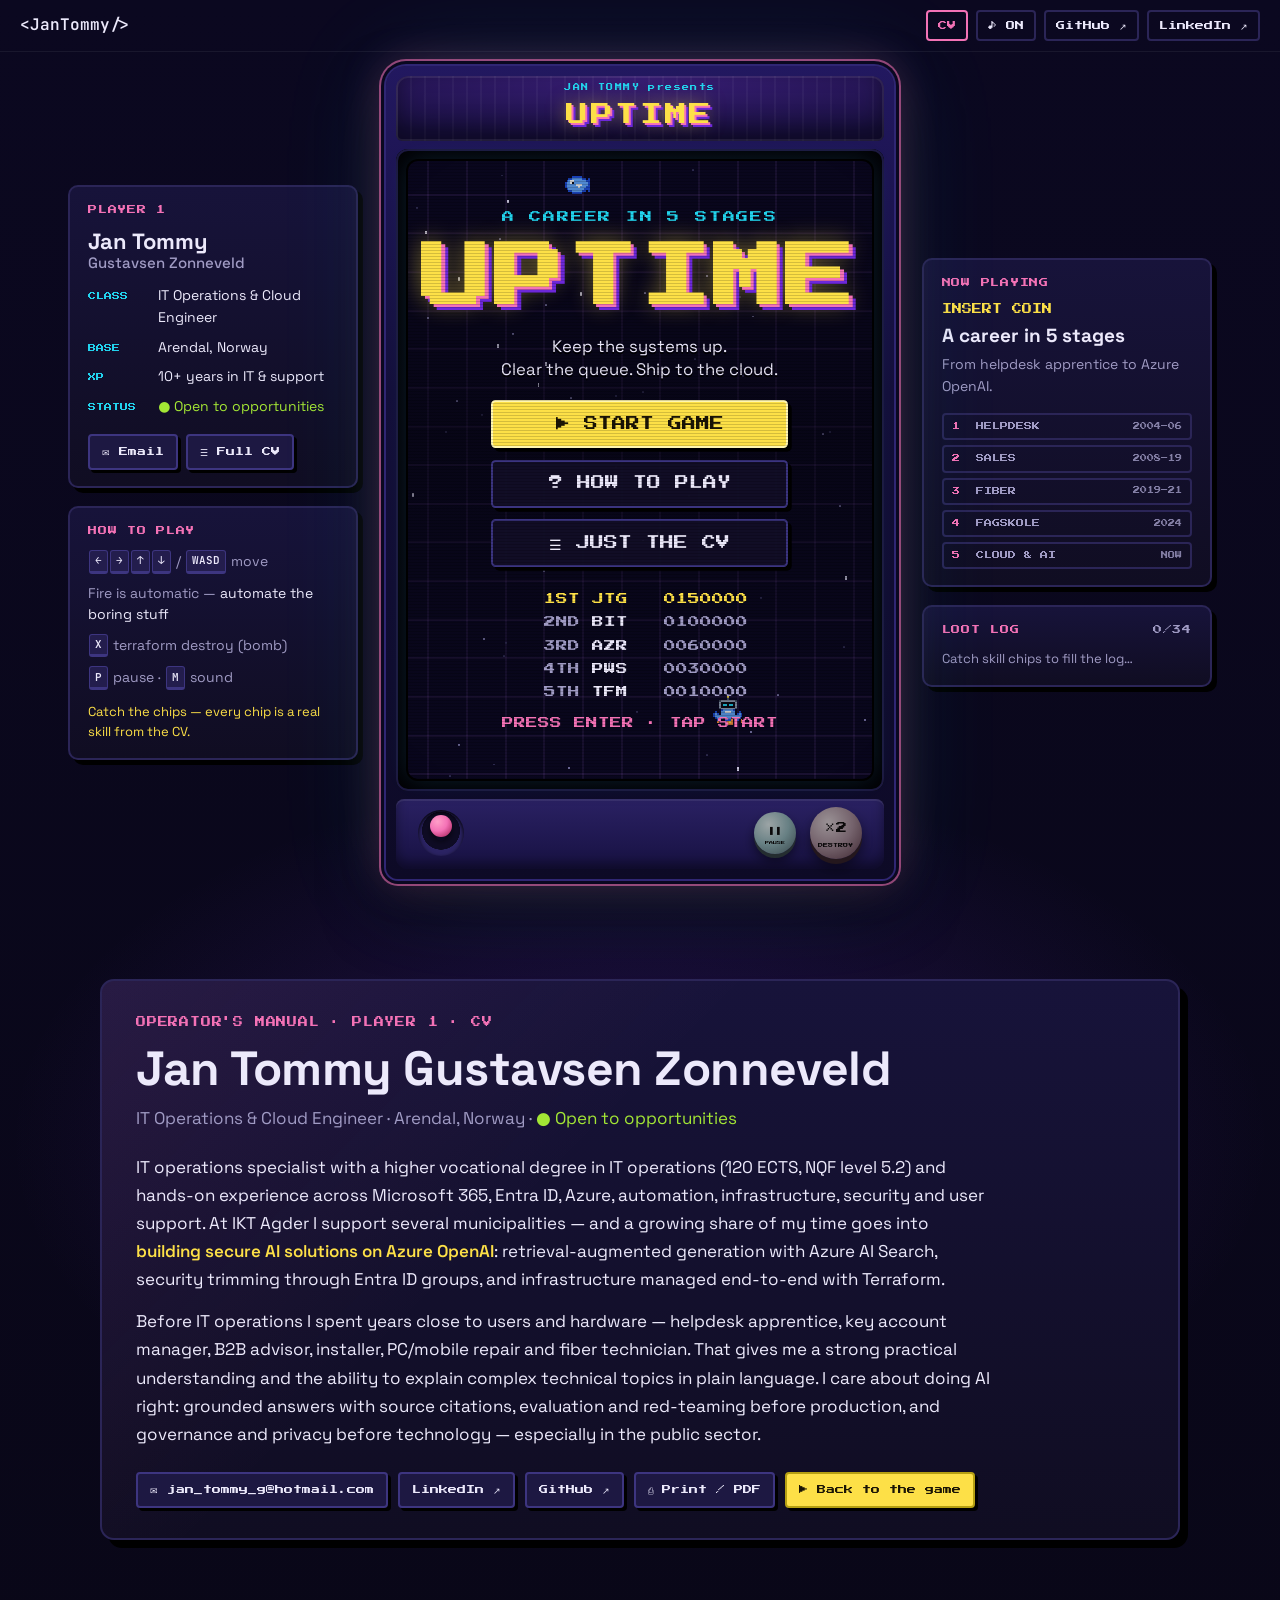
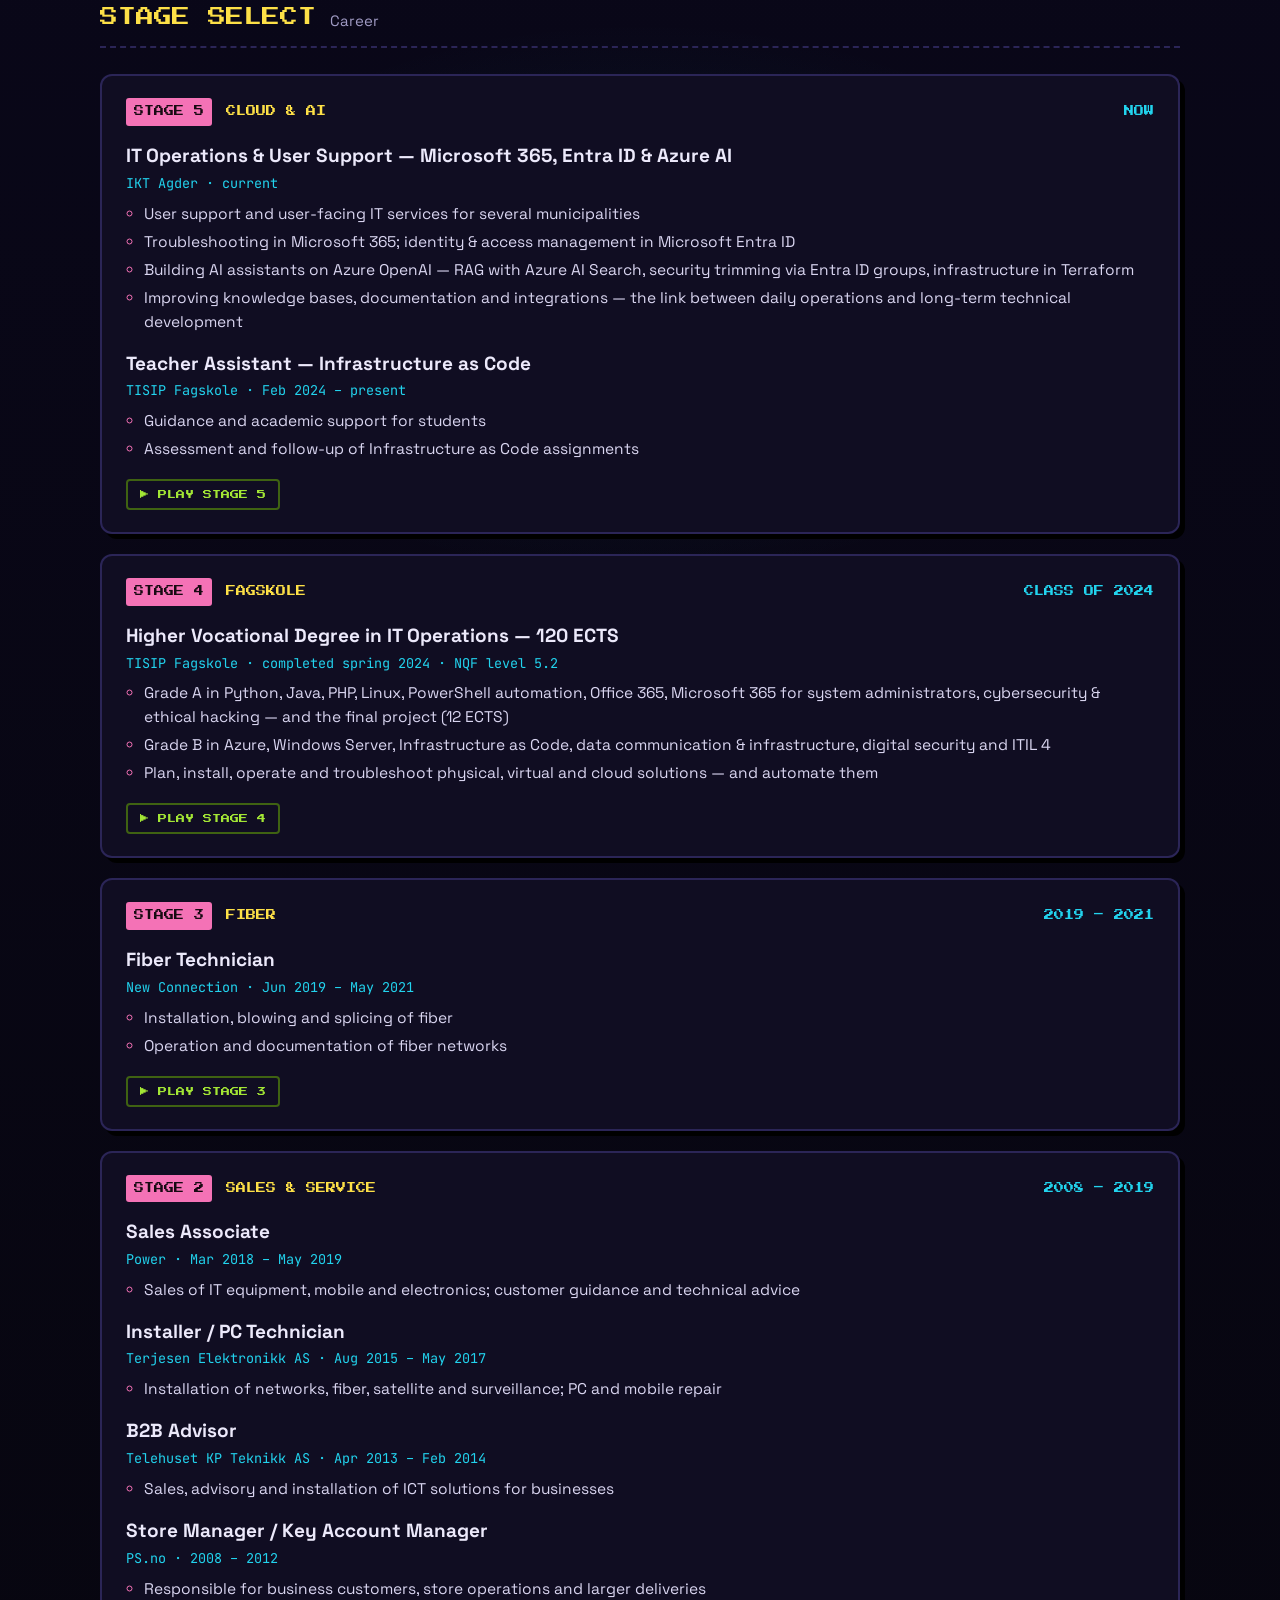
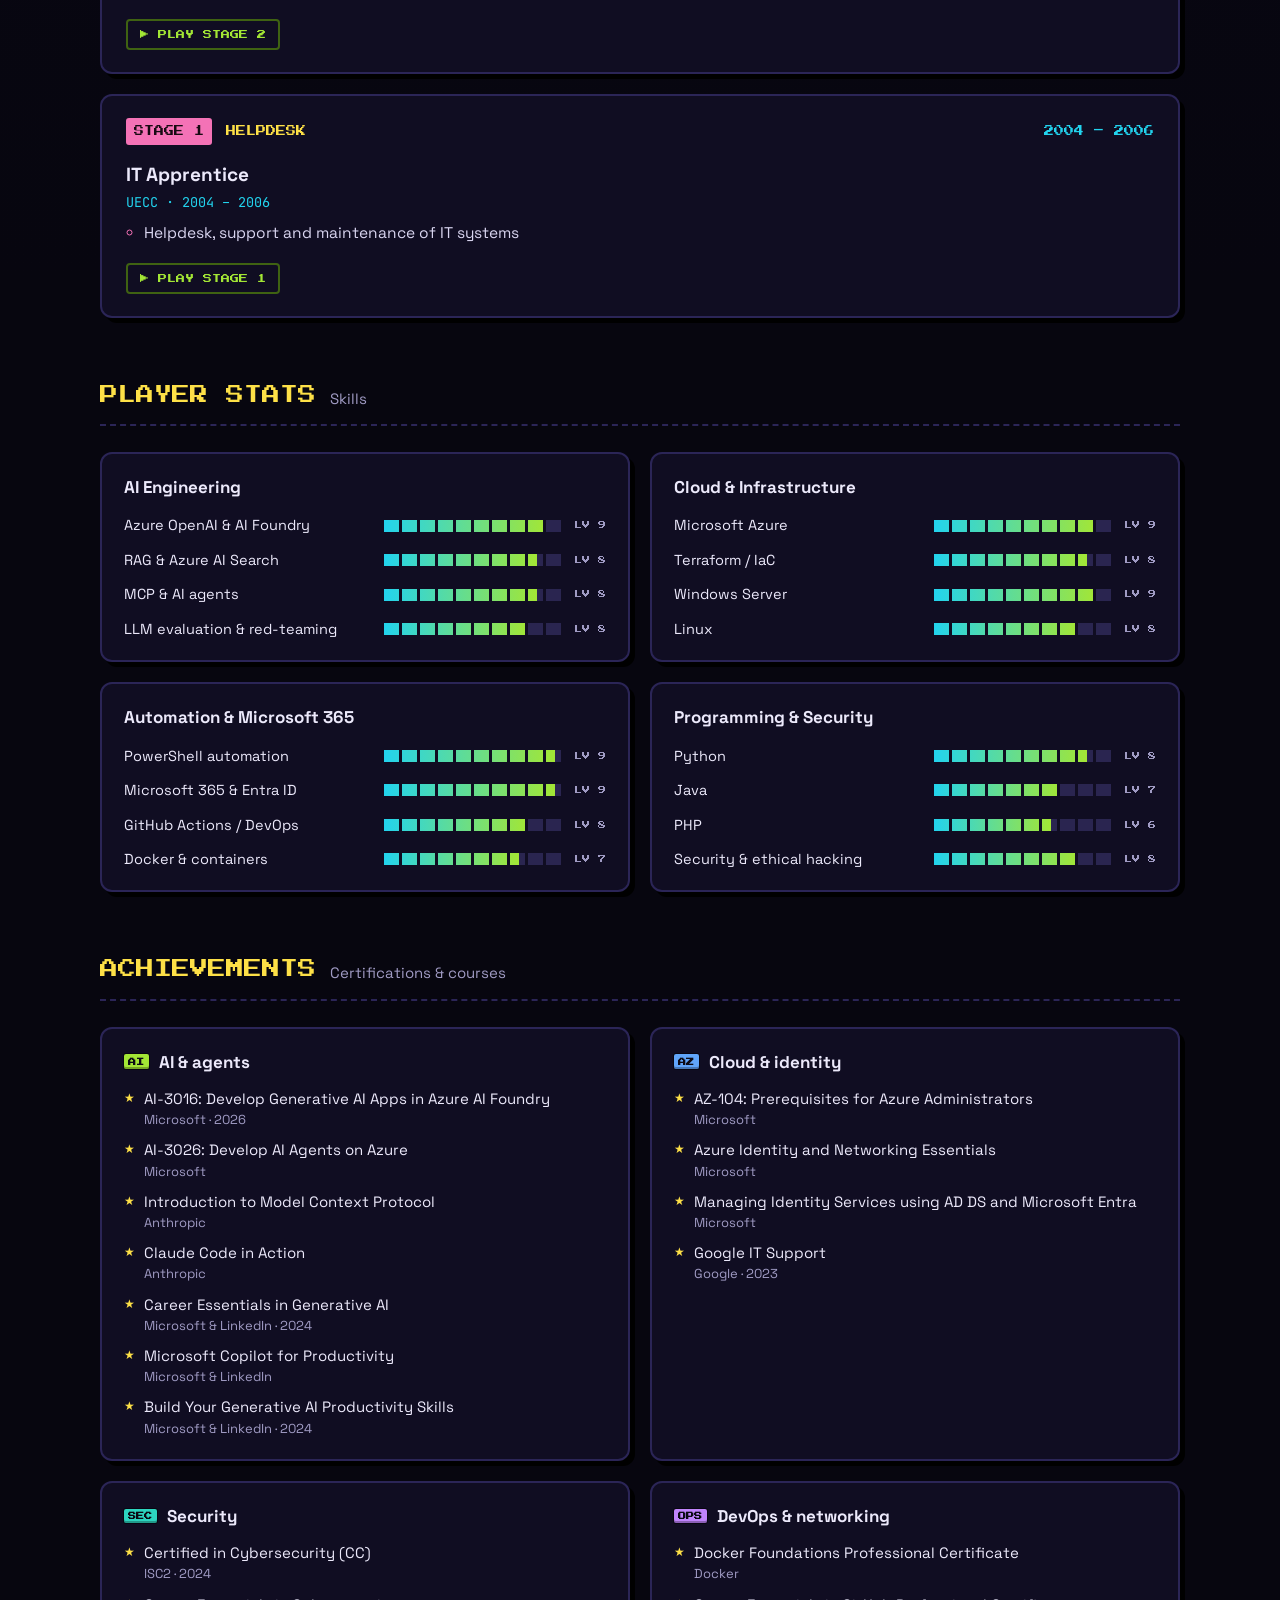
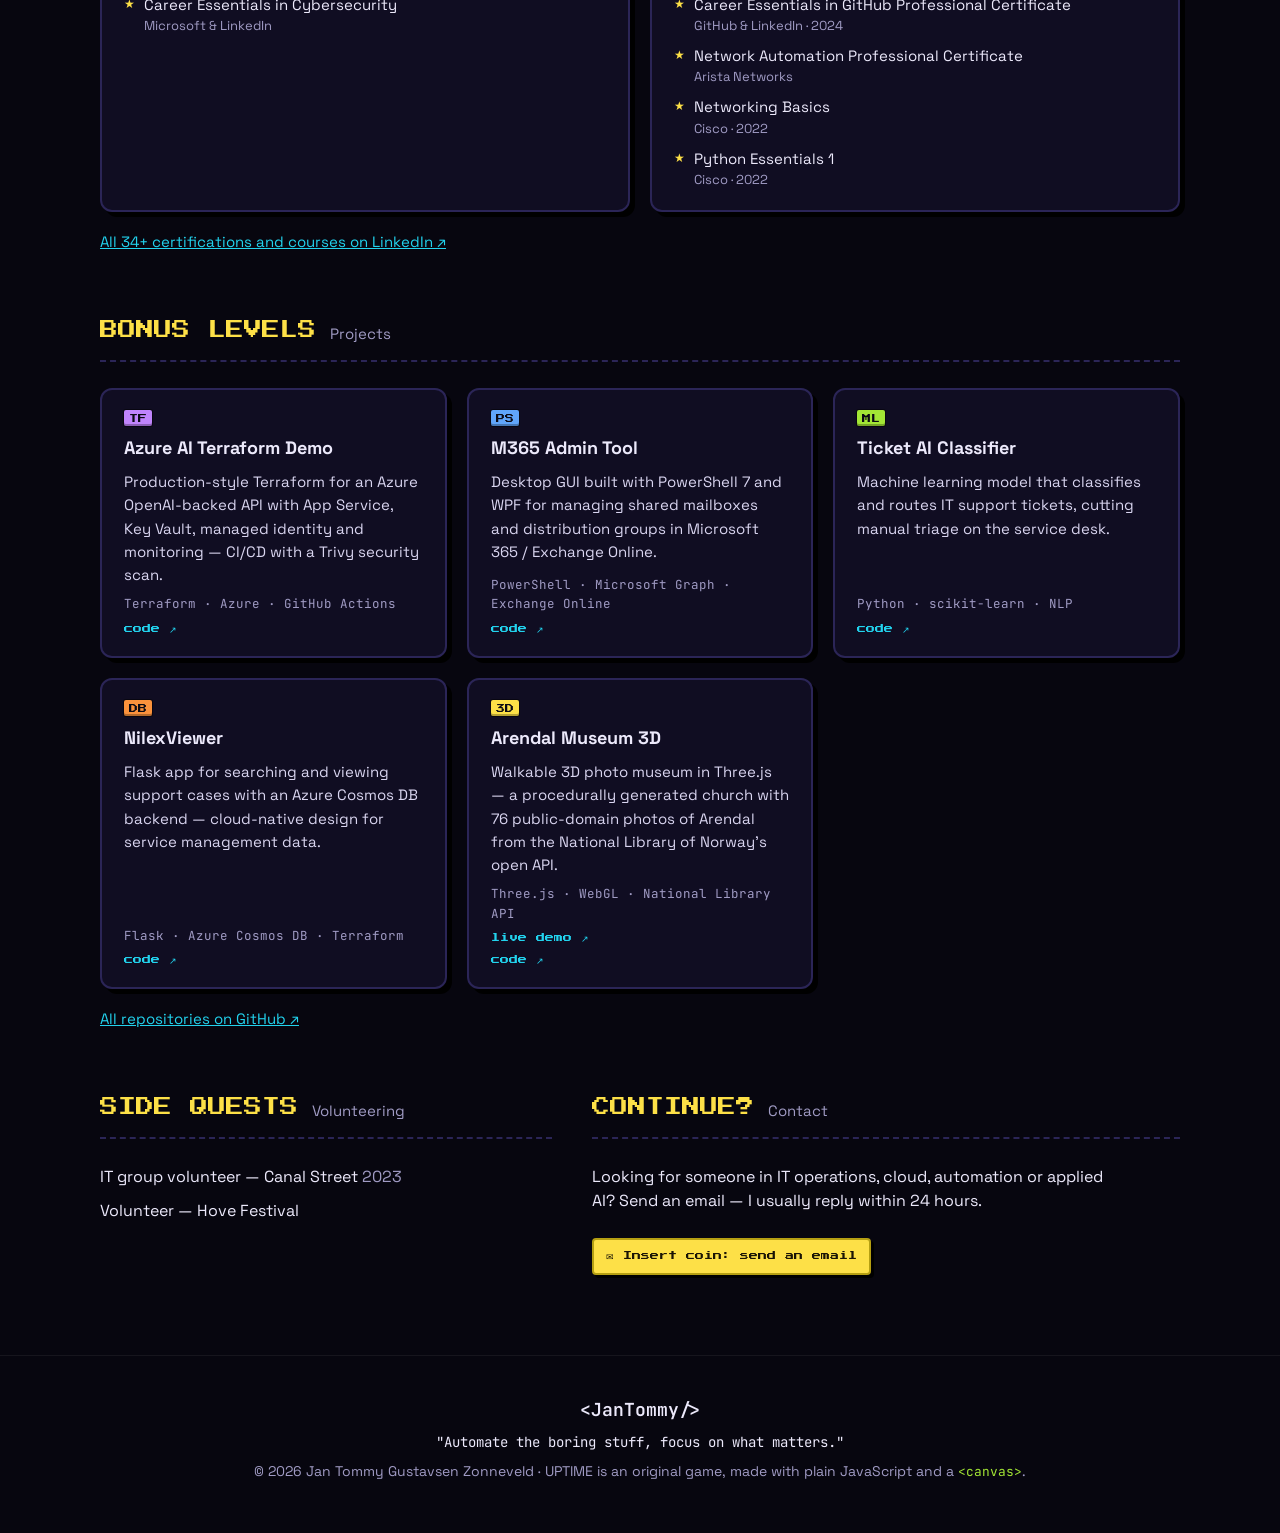
<file: index.html>
<!DOCTYPE html>
<html lang="en" class="no-js">
<head>
    <meta charset="UTF-8">
    <meta name="viewport" content="width=device-width, initial-scale=1.0, viewport-fit=cover">
    <title>UPTIME — the arcade CV of Jan Tommy Zonneveld</title>
    <meta name="description" content="Play through the career of Jan Tommy Gustavsen Zonneveld — IT operations and cloud engineer from Norway. An arcade game in five stages: helpdesk, sales, fiber, fagskole and cloud &amp; AI.">
    <meta name="theme-color" content="#07060f">
    <meta property="og:title" content="UPTIME — the arcade CV of Jan Tommy Zonneveld">
    <meta property="og:description" content="Five stages, five bosses, one career: from helpdesk apprentice to Azure OpenAI. Insert coin.">
    <meta property="og:type" content="website">
    <link rel="preconnect" href="https://fonts.googleapis.com">
    <link rel="preconnect" href="https://fonts.gstatic.com" crossorigin>
    <link href="https://fonts.googleapis.com/css2?family=Press+Start+2P&family=Space+Grotesk:wght@400;500;600;700&family=JetBrains+Mono:wght@400;600&display=swap" rel="stylesheet">
    <link rel="stylesheet" href="styles.css">
    <link rel="icon" href="data:image/svg+xml,<svg xmlns='http://www.w3.org/2000/svg' viewBox='0 0 16 16' shape-rendering='crispEdges'><rect x='7' y='0' width='2' height='2' fill='%23fde047'/><rect x='7' y='2' width='2' height='2' fill='%2394a3b8'/><rect x='2' y='4' width='12' height='9' fill='%2394a3b8'/><rect x='3' y='5' width='10' height='7' fill='%230b0f1a'/><rect x='4' y='7' width='3' height='2' fill='%2322d3ee'/><rect x='9' y='7' width='3' height='2' fill='%2322d3ee'/></svg>">
    <script>document.documentElement.classList.replace('no-js', 'js');</script>
</head>
<body>
    <a class="skip-link" href="#manual">Skip the game — read the CV</a>

    <!-- ============ TOP BAR ============ -->
    <header class="topbar">
        <a href="#top" class="brand">&lt;JanTommy<span>/</span>&gt;</a>
        <nav class="topnav" aria-label="Site">
            <a href="#manual" class="tbtn tbtn-cv">CV</a>
            <button type="button" class="tbtn js-only" id="soundBtn" aria-pressed="true" title="Toggle sound (M)">♪ ON</button>
            <a href="https://github.com/jtg86" class="tbtn hide-sm" target="_blank" rel="noreferrer">GitHub ↗</a>
            <a href="https://www.linkedin.com/in/jan-tommy-zonneveld-25604b83/" class="tbtn hide-sm" target="_blank" rel="noreferrer">LinkedIn ↗</a>
        </nav>
    </header>

    <main id="top">
        <p class="nojs-note">This site is an arcade game and needs JavaScript. The full CV is right below.</p>

        <!-- ============ THE ARCADE ============ -->
        <section class="arcade" aria-label="UPTIME — arcade game">

            <aside class="side side-left">
                <div class="panel player-card">
                    <p class="panel-tag">PLAYER 1</p>
                    <h1 class="p-name">Jan Tommy <span>Gustavsen Zonneveld</span></h1>
                    <dl class="p-stats">
                        <div><dt>CLASS</dt><dd>IT Operations &amp; Cloud Engineer</dd></div>
                        <div><dt>BASE</dt><dd>Arendal, Norway</dd></div>
                        <div><dt>XP</dt><dd>10+ years in IT &amp; support</dd></div>
                        <div><dt>STATUS</dt><dd class="ok">● Open to opportunities</dd></div>
                    </dl>
                    <div class="p-actions">
                        <a class="pbtn" href="mailto:jan_tommy_g@hotmail.com?subject=Let's%20talk">✉ Email</a>
                        <a class="pbtn" href="#manual">☰ Full CV</a>
                    </div>
                </div>
                <div class="panel controls-card">
                    <p class="panel-tag">HOW TO PLAY</p>
                    <ul class="keys keys-kbd">
                        <li><kbd>←</kbd><kbd>→</kbd><kbd>↑</kbd><kbd>↓</kbd> / <kbd>WASD</kbd> move</li>
                        <li>Fire is automatic — <em>automate the boring stuff</em></li>
                        <li><kbd>X</kbd> terraform destroy (bomb)</li>
                        <li><kbd>P</kbd> pause · <kbd>M</kbd> sound</li>
                    </ul>
                    <ul class="keys keys-touch">
                        <li>Drag anywhere on the screen to move</li>
                        <li>Fire is automatic</li>
                        <li><b>DESTROY</b> clears the screen</li>
                    </ul>
                    <p class="hint">Catch the chips — every chip is a real skill from the CV.</p>
                </div>
            </aside>

            <div class="cabinet">
                <div class="marquee" aria-hidden="true">
                    <span class="marquee-sub">JAN TOMMY presents</span>
                    <span class="marquee-title">UPTIME</span>
                </div>

                <div class="bezel">
                    <div class="screen" id="screen">
                        <canvas id="game" width="240" height="320" aria-label="UPTIME game screen" role="img"></canvas>
                        <div class="crt" aria-hidden="true"></div>

                        <!-- title / attract -->
                        <div class="ov ov-title" id="ovTitle">
                            <p class="t-pre">A CAREER IN 5 STAGES</p>
                            <h2 class="t-logo">UPTIME</h2>
                            <p class="t-tag">Keep the systems up.<br>Clear the queue. Ship to the cloud.</p>
                            <div class="t-menu">
                                <button type="button" class="mbtn primary" data-action="start">▶ START GAME</button>
                                <button type="button" class="mbtn" data-action="how">? HOW TO PLAY</button>
                                <a class="mbtn" href="#manual">☰ JUST THE CV</a>
                            </div>
                            <ol class="hi-table" id="hiTable" aria-label="High scores"></ol>
                            <p class="t-coin blink">PRESS ENTER · TAP START</p>
                        </div>

                        <!-- how to play -->
                        <div class="ov ov-panel" id="ovHow" hidden>
                            <h2 class="ov-h">HOW TO PLAY</h2>
                            <ul class="how-list">
                                <li><span class="how-k">MOVE</span> Arrows / WASD / gamepad — or drag on touch</li>
                                <li><span class="how-k">FIRE</span> Automatic. Obviously.</li>
                                <li><span class="how-k">BOMB</span> <kbd>X</kbd> / DESTROY: <code>terraform destroy</code> wipes all bullets</li>
                                <li><span class="how-k">GOAL</span> Survive each career stage and beat its boss</li>
                            </ul>
                            <h3 class="ov-h2">SKILL CHIPS</h3>
                            <ul class="chip-legend">
                                <li><span class="chip" style="--c:#fb923c">HD</span> Rapid fire</li>
                                <li><span class="chip" style="--c:#c084fc">TF</span> Spread shot</li>
                                <li><span class="chip" style="--c:#60a5fa">PS</span> Automation drone</li>
                                <li><span class="chip" style="--c:#2dd4bf">ID</span> Shield</li>
                                <li><span class="chip" style="--c:#a3e635">AI</span> Homing missiles</li>
                                <li><span class="chip" style="--c:#f472b6">JAVA</span> +1 life</li>
                                <li><span class="chip" style="--c:#fde047">CERT</span> Certification</li>
                                <li><span class="chip" style="--c:#e2e8f0">REPO</span> GitHub project</li>
                            </ul>
                            <button type="button" class="mbtn primary" data-action="back">◀ BACK</button>
                        </div>

                        <!-- pause -->
                        <div class="ov ov-panel" id="ovPause" hidden>
                            <h2 class="ov-h big">PAUSED</h2>
                            <div class="t-menu">
                                <button type="button" class="mbtn primary" data-action="resume">▶ RESUME</button>
                                <a class="mbtn" href="#manual">☰ READ THE CV</a>
                                <button type="button" class="mbtn" data-action="quit">✕ QUIT TO TITLE</button>
                            </div>
                        </div>

                        <!-- stage clear (filled by script) -->
                        <div class="ov ov-card" id="ovClear" hidden aria-live="polite"></div>

                        <!-- game over -->
                        <div class="ov ov-panel" id="ovOver" hidden>
                            <h2 class="ov-h big danger">GAME OVER</h2>
                            <p class="ov-p">UPTIME: 0% · <span id="overScore">0</span> PTS</p>
                            <div class="name-entry" id="overEntry" hidden>
                                <label for="overInitials">NEW HIGH SCORE! INITIALS</label>
                                <input id="overInitials" class="initials" maxlength="3" autocomplete="off" spellcheck="false">
                            </div>
                            <p class="ov-p">CONTINUE?</p>
                            <div class="t-menu">
                                <button type="button" class="mbtn primary" data-action="continue">▶ YES — RETRY STAGE</button>
                                <button type="button" class="mbtn" data-action="giveup">✕ NO</button>
                            </div>
                        </div>

                        <!-- ending (filled by script) -->
                        <div class="ov ov-card ov-end" id="ovEnd" hidden></div>
                    </div>
                </div>

                <div class="deck">
                    <div class="stick" aria-hidden="true"><span></span></div>
                    <div class="deck-btns">
                        <button type="button" class="abtn a-pause" id="pauseBtn" aria-label="Pause (P)"><span>❚❚</span><small>PAUSE</small></button>
                        <button type="button" class="abtn a-bomb" id="bombBtn" aria-label="terraform destroy — bomb (X)"><span id="bombCount">×2</span><small>DESTROY</small></button>
                    </div>
                </div>
            </div>

            <aside class="side side-right">
                <div class="panel now-card" id="nowCard">
                    <p class="panel-tag">NOW PLAYING</p>
                    <p class="now-stage" id="nowStage">INSERT COIN</p>
                    <h2 class="now-role" id="nowRole">A career in 5 stages</h2>
                    <p class="now-org" id="nowOrg">From helpdesk apprentice to Azure OpenAI.</p>
                    <ol class="now-track" id="nowTrack" aria-label="Career stages">
                        <li><span>1</span><span>HELPDESK</span><em>2004–06</em></li>
                        <li><span>2</span><span>SALES</span><em>2008–19</em></li>
                        <li><span>3</span><span>FIBER</span><em>2019–21</em></li>
                        <li><span>4</span><span>FAGSKOLE</span><em>2024</em></li>
                        <li><span>5</span><span>CLOUD &amp; AI</span><em>NOW</em></li>
                    </ol>
                </div>
                <div class="panel loot-card">
                    <p class="panel-tag">LOOT LOG <span id="lootCount"></span></p>
                    <ol class="loot-list" id="lootList">
                        <li class="loot-empty">Catch skill chips to fill the log…</li>
                    </ol>
                </div>
            </aside>
        </section>

        <!-- ============ THE CV — "operator's manual" ============ -->
        <section class="manual" id="manual" aria-labelledby="manualTitle">
            <header class="m-head">
                <p class="m-tag">OPERATOR'S MANUAL · PLAYER 1 · CV</p>
                <h2 id="manualTitle">Jan Tommy Gustavsen Zonneveld</h2>
                <p class="m-sub">IT Operations &amp; Cloud Engineer · Arendal, Norway · <span class="ok">● Open to opportunities</span></p>
                <div class="m-lead">
                    <p>
                        IT operations specialist with a higher vocational degree in IT operations
                        (120 ECTS, NQF level 5.2) and hands-on experience across Microsoft&nbsp;365,
                        Entra&nbsp;ID, Azure, automation, infrastructure, security and user support.
                        At IKT Agder I support several municipalities — and a growing share of my time
                        goes into <strong>building secure AI solutions on Azure OpenAI</strong>:
                        retrieval-augmented generation with Azure AI Search, security trimming through
                        Entra ID groups, and infrastructure managed end-to-end with Terraform.
                    </p>
                    <p>
                        Before IT operations I spent years close to users and hardware — helpdesk
                        apprentice, key account manager, B2B advisor, installer, PC/mobile repair and
                        fiber technician. That gives me a strong practical understanding and the ability
                        to explain complex technical topics in plain language. I care about doing AI right:
                        grounded answers with source citations, evaluation and red-teaming before
                        production, and governance and privacy before technology — especially in the
                        public sector.
                    </p>
                </div>
                <div class="m-actions">
                    <a class="pbtn" href="mailto:jan_tommy_g@hotmail.com?subject=Let's%20talk">✉ jan_tommy_g@hotmail.com</a>
                    <a class="pbtn" href="https://www.linkedin.com/in/jan-tommy-zonneveld-25604b83/" target="_blank" rel="noreferrer">LinkedIn ↗</a>
                    <a class="pbtn" href="https://github.com/jtg86" target="_blank" rel="noreferrer">GitHub ↗</a>
                    <button type="button" class="pbtn js-only" id="printBtn">⎙ Print / PDF</button>
                    <a class="pbtn pbtn-play js-only" href="#top">▶ Back to the game</a>
                </div>
            </header>

            <!-- Career: each .stage maps to a level in the game (data-stage) -->
            <div class="m-block" id="career">
                <h3 class="m-h">STAGE SELECT <small>Career</small></h3>
                <ol class="stages">
                    <li class="stage" data-stage="5">
                        <div class="stage-head"><span class="stage-no">STAGE 5</span><span class="stage-name">CLOUD &amp; AI</span><span class="stage-when">NOW</span></div>
                        <article class="job">
                            <h4>IT Operations &amp; User Support — Microsoft 365, Entra ID &amp; Azure AI</h4>
                            <p class="job-org">IKT Agder · current</p>
                            <ul>
                                <li>User support and user-facing IT services for several municipalities</li>
                                <li>Troubleshooting in Microsoft 365; identity &amp; access management in Microsoft Entra ID</li>
                                <li>Building AI assistants on Azure OpenAI — RAG with Azure AI Search, security trimming via Entra ID groups, infrastructure in Terraform</li>
                                <li>Improving knowledge bases, documentation and integrations — the link between daily operations and long-term technical development</li>
                            </ul>
                        </article>
                        <article class="job">
                            <h4>Teacher Assistant — Infrastructure as Code</h4>
                            <p class="job-org">TISIP Fagskole · Feb 2024 – present</p>
                            <ul>
                                <li>Guidance and academic support for students</li>
                                <li>Assessment and follow-up of Infrastructure as Code assignments</li>
                            </ul>
                        </article>
                        <button type="button" class="play-stage js-only" data-stage="5">▶ PLAY STAGE 5</button>
                    </li>

                    <li class="stage" data-stage="4">
                        <div class="stage-head"><span class="stage-no">STAGE 4</span><span class="stage-name">FAGSKOLE</span><span class="stage-when">CLASS OF 2024</span></div>
                        <article class="job">
                            <h4>Higher Vocational Degree in IT Operations — 120 ECTS</h4>
                            <p class="job-org">TISIP Fagskole · completed spring 2024 · NQF level 5.2</p>
                            <ul>
                                <li>Grade A in Python, Java, PHP, Linux, PowerShell automation, Office 365, Microsoft 365 for system administrators, cybersecurity &amp; ethical hacking — and the final project (12 ECTS)</li>
                                <li>Grade B in Azure, Windows Server, Infrastructure as Code, data communication &amp; infrastructure, digital security and ITIL 4</li>
                                <li>Plan, install, operate and troubleshoot physical, virtual and cloud solutions — and automate them</li>
                            </ul>
                        </article>
                        <button type="button" class="play-stage js-only" data-stage="4">▶ PLAY STAGE 4</button>
                    </li>

                    <li class="stage" data-stage="3">
                        <div class="stage-head"><span class="stage-no">STAGE 3</span><span class="stage-name">FIBER</span><span class="stage-when">2019 – 2021</span></div>
                        <article class="job">
                            <h4>Fiber Technician</h4>
                            <p class="job-org">New Connection · Jun 2019 – May 2021</p>
                            <ul>
                                <li>Installation, blowing and splicing of fiber</li>
                                <li>Operation and documentation of fiber networks</li>
                            </ul>
                        </article>
                        <button type="button" class="play-stage js-only" data-stage="3">▶ PLAY STAGE 3</button>
                    </li>

                    <li class="stage" data-stage="2">
                        <div class="stage-head"><span class="stage-no">STAGE 2</span><span class="stage-name">SALES &amp; SERVICE</span><span class="stage-when">2008 – 2019</span></div>
                        <article class="job">
                            <h4>Sales Associate</h4>
                            <p class="job-org">Power · Mar 2018 – May 2019</p>
                            <ul><li>Sales of IT equipment, mobile and electronics; customer guidance and technical advice</li></ul>
                        </article>
                        <article class="job">
                            <h4>Installer / PC Technician</h4>
                            <p class="job-org">Terjesen Elektronikk AS · Aug 2015 – May 2017</p>
                            <ul><li>Installation of networks, fiber, satellite and surveillance; PC and mobile repair</li></ul>
                        </article>
                        <article class="job">
                            <h4>B2B Advisor</h4>
                            <p class="job-org">Telehuset KP Teknikk AS · Apr 2013 – Feb 2014</p>
                            <ul><li>Sales, advisory and installation of ICT solutions for businesses</li></ul>
                        </article>
                        <article class="job">
                            <h4>Store Manager / Key Account Manager</h4>
                            <p class="job-org">PS.no · 2008 – 2012</p>
                            <ul><li>Responsible for business customers, store operations and larger deliveries</li></ul>
                        </article>
                        <button type="button" class="play-stage js-only" data-stage="2">▶ PLAY STAGE 2</button>
                    </li>

                    <li class="stage" data-stage="1">
                        <div class="stage-head"><span class="stage-no">STAGE 1</span><span class="stage-name">HELPDESK</span><span class="stage-when">2004 – 2006</span></div>
                        <article class="job">
                            <h4>IT Apprentice</h4>
                            <p class="job-org">UECC · 2004 – 2006</p>
                            <ul><li>Helpdesk, support and maintenance of IT systems</li></ul>
                        </article>
                        <button type="button" class="play-stage js-only" data-stage="1">▶ PLAY STAGE 1</button>
                    </li>
                </ol>
            </div>

            <!-- Skills -->
            <div class="m-block" id="skills">
                <h3 class="m-h">PLAYER STATS <small>Skills</small></h3>
                <div class="stat-grid">
                    <div class="stat-group">
                        <h4>AI Engineering</h4>
                        <dl>
                            <div class="stat-row" style="--v:9"><dt>Azure OpenAI &amp; AI Foundry</dt><dd><span class="bar"></span><span class="lv">LV 9</span></dd></div>
                            <div class="stat-row" style="--v:8.5"><dt>RAG &amp; Azure AI Search</dt><dd><span class="bar"></span><span class="lv">LV 8</span></dd></div>
                            <div class="stat-row" style="--v:8.5"><dt>MCP &amp; AI agents</dt><dd><span class="bar"></span><span class="lv">LV 8</span></dd></div>
                            <div class="stat-row" style="--v:8"><dt>LLM evaluation &amp; red-teaming</dt><dd><span class="bar"></span><span class="lv">LV 8</span></dd></div>
                        </dl>
                    </div>
                    <div class="stat-group">
                        <h4>Cloud &amp; Infrastructure</h4>
                        <dl>
                            <div class="stat-row" style="--v:9"><dt>Microsoft Azure</dt><dd><span class="bar"></span><span class="lv">LV 9</span></dd></div>
                            <div class="stat-row" style="--v:8.5"><dt>Terraform / IaC</dt><dd><span class="bar"></span><span class="lv">LV 8</span></dd></div>
                            <div class="stat-row" style="--v:9"><dt>Windows Server</dt><dd><span class="bar"></span><span class="lv">LV 9</span></dd></div>
                            <div class="stat-row" style="--v:8"><dt>Linux</dt><dd><span class="bar"></span><span class="lv">LV 8</span></dd></div>
                        </dl>
                    </div>
                    <div class="stat-group">
                        <h4>Automation &amp; Microsoft 365</h4>
                        <dl>
                            <div class="stat-row" style="--v:9.5"><dt>PowerShell automation</dt><dd><span class="bar"></span><span class="lv">LV 9</span></dd></div>
                            <div class="stat-row" style="--v:9.5"><dt>Microsoft 365 &amp; Entra ID</dt><dd><span class="bar"></span><span class="lv">LV 9</span></dd></div>
                            <div class="stat-row" style="--v:8"><dt>GitHub Actions / DevOps</dt><dd><span class="bar"></span><span class="lv">LV 8</span></dd></div>
                            <div class="stat-row" style="--v:7.5"><dt>Docker &amp; containers</dt><dd><span class="bar"></span><span class="lv">LV 7</span></dd></div>
                        </dl>
                    </div>
                    <div class="stat-group">
                        <h4>Programming &amp; Security</h4>
                        <dl>
                            <div class="stat-row" style="--v:8.5"><dt>Python</dt><dd><span class="bar"></span><span class="lv">LV 8</span></dd></div>
                            <div class="stat-row" style="--v:7"><dt>Java</dt><dd><span class="bar"></span><span class="lv">LV 7</span></dd></div>
                            <div class="stat-row" style="--v:6.5"><dt>PHP</dt><dd><span class="bar"></span><span class="lv">LV 6</span></dd></div>
                            <div class="stat-row" style="--v:8"><dt>Security &amp; ethical hacking</dt><dd><span class="bar"></span><span class="lv">LV 8</span></dd></div>
                        </dl>
                    </div>
                </div>
            </div>

            <!-- Certifications -->
            <div class="m-block" id="certs">
                <h3 class="m-h">ACHIEVEMENTS <small>Certifications &amp; courses</small></h3>
                <div class="ach-grid">
                    <div class="ach-group">
                        <h4><span class="chip" style="--c:#a3e635">AI</span> AI &amp; agents</h4>
                        <ul>
                            <li>AI-3016: Develop Generative AI Apps in Azure AI Foundry <span>Microsoft · 2026</span></li>
                            <li>AI-3026: Develop AI Agents on Azure <span>Microsoft</span></li>
                            <li>Introduction to Model Context Protocol <span>Anthropic</span></li>
                            <li>Claude Code in Action <span>Anthropic</span></li>
                            <li>Career Essentials in Generative AI <span>Microsoft &amp; LinkedIn · 2024</span></li>
                            <li>Microsoft Copilot for Productivity <span>Microsoft &amp; LinkedIn</span></li>
                            <li>Build Your Generative AI Productivity Skills <span>Microsoft &amp; LinkedIn · 2024</span></li>
                        </ul>
                    </div>
                    <div class="ach-group">
                        <h4><span class="chip" style="--c:#60a5fa">AZ</span> Cloud &amp; identity</h4>
                        <ul>
                            <li>AZ-104: Prerequisites for Azure Administrators <span>Microsoft</span></li>
                            <li>Azure Identity and Networking Essentials <span>Microsoft</span></li>
                            <li>Managing Identity Services using AD DS and Microsoft Entra <span>Microsoft</span></li>
                            <li>Google IT Support <span>Google · 2023</span></li>
                        </ul>
                    </div>
                    <div class="ach-group">
                        <h4><span class="chip" style="--c:#2dd4bf">SEC</span> Security</h4>
                        <ul>
                            <li>Certified in Cybersecurity (CC) <span>ISC2 · 2024</span></li>
                            <li>Career Essentials in Cybersecurity <span>Microsoft &amp; LinkedIn</span></li>
                        </ul>
                    </div>
                    <div class="ach-group">
                        <h4><span class="chip" style="--c:#c084fc">OPS</span> DevOps &amp; networking</h4>
                        <ul>
                            <li>Docker Foundations Professional Certificate <span>Docker</span></li>
                            <li>Career Essentials in GitHub Professional Certificate <span>GitHub &amp; LinkedIn · 2024</span></li>
                            <li>Network Automation Professional Certificate <span>Arista Networks</span></li>
                            <li>Networking Basics <span>Cisco · 2022</span></li>
                            <li>Python Essentials 1 <span>Cisco · 2022</span></li>
                        </ul>
                    </div>
                </div>
                <p class="m-more"><a href="https://www.linkedin.com/in/jan-tommy-zonneveld-25604b83/" target="_blank" rel="noreferrer">All 34+ certifications and courses on LinkedIn ↗</a></p>
            </div>

            <!-- Projects -->
            <div class="m-block" id="projects">
                <h3 class="m-h">BONUS LEVELS <small>Projects</small></h3>
                <div class="proj-grid">
                    <article class="proj">
                        <span class="chip" style="--c:#c084fc">TF</span>
                        <h4>Azure AI Terraform Demo</h4>
                        <p>Production-style Terraform for an Azure OpenAI-backed API with App Service, Key Vault, managed identity and monitoring — CI/CD with a Trivy security scan.</p>
                        <p class="proj-tags">Terraform · Azure · GitHub Actions</p>
                        <a href="https://github.com/jtg86/azure-ai-terraform-demo" target="_blank" rel="noreferrer">code ↗</a>
                    </article>
                    <article class="proj">
                        <span class="chip" style="--c:#60a5fa">PS</span>
                        <h4>M365 Admin Tool</h4>
                        <p>Desktop GUI built with PowerShell 7 and WPF for managing shared mailboxes and distribution groups in Microsoft 365 / Exchange Online.</p>
                        <p class="proj-tags">PowerShell · Microsoft Graph · Exchange Online</p>
                        <a href="https://github.com/jtg86/365SharedMailandDistributionGroupsTool" target="_blank" rel="noreferrer">code ↗</a>
                    </article>
                    <article class="proj">
                        <span class="chip" style="--c:#a3e635">ML</span>
                        <h4>Ticket AI Classifier</h4>
                        <p>Machine learning model that classifies and routes IT support tickets, cutting manual triage on the service desk.</p>
                        <p class="proj-tags">Python · scikit-learn · NLP</p>
                        <a href="https://github.com/jtg86/ticket-ai-classifier" target="_blank" rel="noreferrer">code ↗</a>
                    </article>
                    <article class="proj">
                        <span class="chip" style="--c:#fb923c">DB</span>
                        <h4>NilexViewer</h4>
                        <p>Flask app for searching and viewing support cases with an Azure Cosmos DB backend — cloud-native design for service management data.</p>
                        <p class="proj-tags">Flask · Azure Cosmos DB · Terraform</p>
                        <a href="https://github.com/jtg86/NilexViewer" target="_blank" rel="noreferrer">code ↗</a>
                    </article>
                    <article class="proj">
                        <span class="chip" style="--c:#fde047">3D</span>
                        <h4>Arendal Museum 3D</h4>
                        <p>Walkable 3D photo museum in Three.js — a procedurally generated church with 76 public-domain photos of Arendal from the National Library of Norway's open API.</p>
                        <p class="proj-tags">Three.js · WebGL · National Library API</p>
                        <a href="/museum/" target="_blank" rel="noreferrer">live demo ↗</a>
                        <a href="https://github.com/jtg86/ArendalMuseum" target="_blank" rel="noreferrer">code ↗</a>
                    </article>
                </div>
                <p class="m-more"><a href="https://github.com/jtg86?tab=repositories" target="_blank" rel="noreferrer">All repositories on GitHub ↗</a></p>
            </div>

            <!-- Side quests -->
            <div class="m-block m-block-split">
                <div>
                    <h3 class="m-h">SIDE QUESTS <small>Volunteering</small></h3>
                    <ul class="plain">
                        <li>IT group volunteer — Canal Street <span>2023</span></li>
                        <li>Volunteer — Hove Festival</li>
                    </ul>
                </div>
                <div id="contact">
                    <h3 class="m-h">CONTINUE? <small>Contact</small></h3>
                    <p>Looking for someone in IT operations, cloud, automation or applied AI? Send an email — I usually reply within 24 hours.</p>
                    <div class="m-actions">
                        <a class="pbtn pbtn-play" href="mailto:jan_tommy_g@hotmail.com?subject=Let's%20talk">✉ Insert coin: send an email</a>
                    </div>
                </div>
            </div>
        </section>
    </main>

    <footer class="footer">
        <p class="brand">&lt;JanTommy<span>/</span>&gt;</p>
        <p class="footer-quote">"Automate the boring stuff, focus on what matters."</p>
        <p>© 2026 Jan Tommy Gustavsen Zonneveld · UPTIME is an original game, made with plain JavaScript and a <code>&lt;canvas&gt;</code>.</p>
    </footer>

    <script src="script.js"></script>
</body>
</html>
</file>
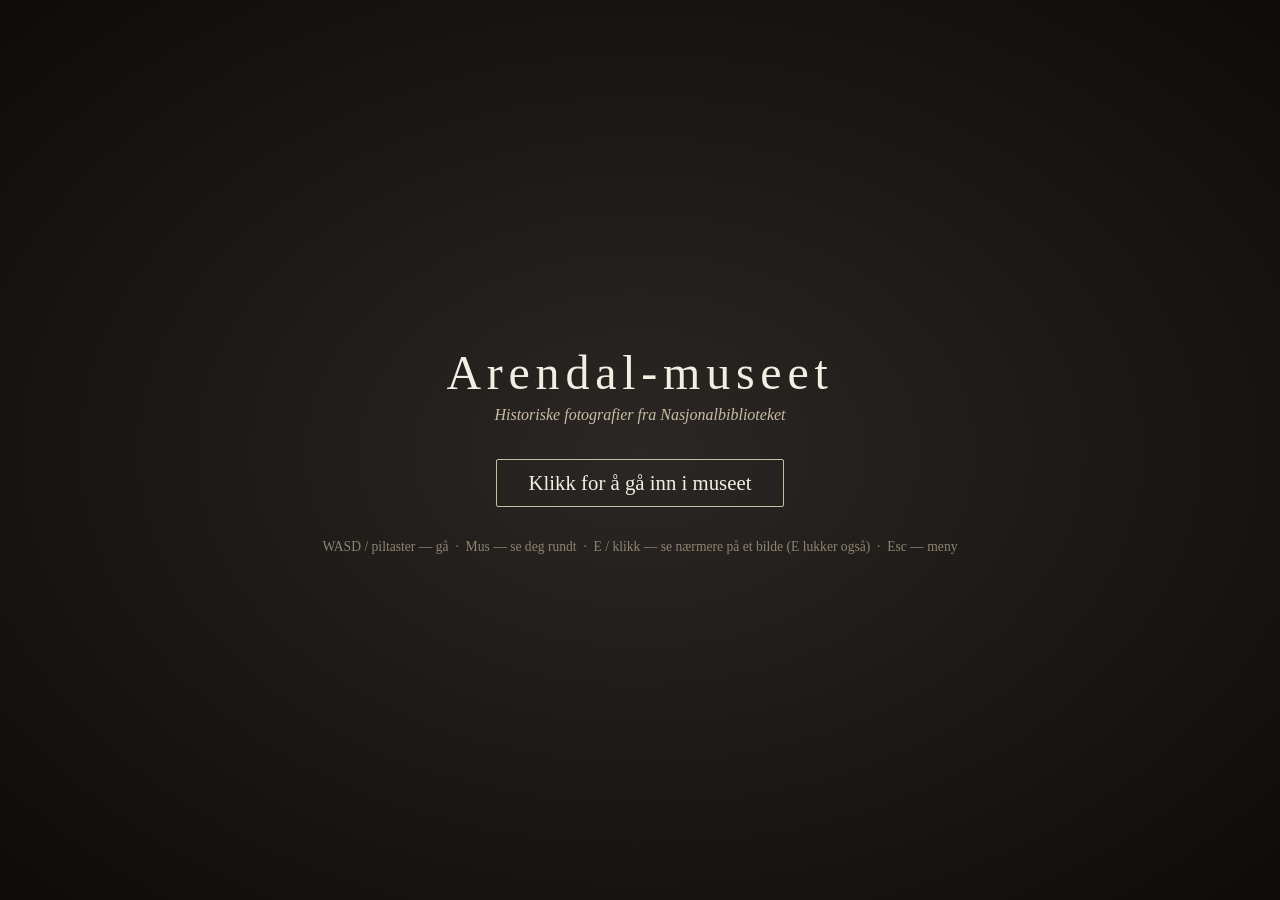
<file: museum/index.html>
<!doctype html>
<html lang="no">
<head>
  <meta charset="utf-8" />
  <meta name="viewport" content="width=device-width, initial-scale=1.0" />
  <title>Arendal-museet — historiske fotografier</title>
  <script type="module" crossorigin src="/museum/assets/index-BKjDAUwB.js"></script>
  <link rel="stylesheet" crossorigin href="/museum/assets/index-CRQc73o_.css">
</head>
<body>
  <div id="loading">
    <div class="panel">
      <h1>Arendal-museet</h1>
      <p class="subtitle">Historiske fotografier fra Nasjonalbiblioteket</p>
      <p id="loading-status">Henter bilder &hellip;</p>
    </div>
  </div>

  <div id="blocker" class="hidden">
    <div class="panel">
      <h1>Arendal-museet</h1>
      <p class="subtitle">Historiske fotografier fra Nasjonalbiblioteket</p>
      <p class="cta" id="blocker-cta">Klikk for å gå inn i museet</p>
      <p class="keys">WASD / piltaster &mdash; gå &nbsp;&middot;&nbsp; Mus &mdash; se deg rundt &nbsp;&middot;&nbsp; E / klikk &mdash; se nærmere på et bilde (E lukker også) &nbsp;&middot;&nbsp; Esc &mdash; meny</p>
    </div>
  </div>

  <div id="hud" class="hidden">
    <div id="crosshair"></div>
    <div id="hint" class="hidden">E &mdash; se nærmere</div>
    <div id="toast" class="hidden"></div>
    <div id="help">WASD &mdash; gå &nbsp;&middot;&nbsp; E &mdash; se nærmere &nbsp;&middot;&nbsp; Esc &mdash; meny</div>
  </div>

  <div id="overlay" class="hidden">
    <div id="overlay-content">
      <img id="overlay-img" alt="" />
      <div id="overlay-info">
        <h2 id="overlay-title"></h2>
        <p id="overlay-meta"></p>
        <p id="overlay-category"></p>
        <a id="overlay-link" href="#" target="_blank" rel="noopener">Se hos Nasjonalbiblioteket &rarr;</a>
        <button id="overlay-close">Tilbake til museet</button>
      </div>
    </div>
  </div>

</body>
</html>
</file>
<file: styles.css>
/* ============================================================
   UPTIME — the arcade CV of Jan Tommy Zonneveld
   A cabinet up top, the "operator's manual" (CV) below.
   ============================================================ */

:root {
    --bg: #07060f;
    --panel: #100d22;
    --panel-2: #17133a;
    --line: #2b2557;
    --text: #ece9fb;
    --dim: #a09bc4;
    --cyan: #22d3ee;
    --pink: #f472b6;
    --yellow: #fde047;
    --lime: #a3e635;
    --purple: #c084fc;
    --orange: #fb923c;
    --red: #fb7185;
    --pixel: 'Press Start 2P', ui-monospace, monospace;
    --sans: 'Space Grotesk', system-ui, sans-serif;
    --mono: 'JetBrains Mono', ui-monospace, monospace;
    --chrome: 282px;     /* vertical space around the game screen (topbar + cabinet chrome) */
}

*, *::before, *::after { margin: 0; padding: 0; box-sizing: border-box; }

[hidden] { display: none !important; }

html { scroll-behavior: smooth; }

body {
    font-family: var(--sans);
    color: var(--text);
    line-height: 1.55;
    background:
        radial-gradient(900px 520px at 50% 18%, rgba(124, 58, 237, 0.22), transparent 70%),
        radial-gradient(700px 400px at 50% 30%, rgba(34, 211, 238, 0.08), transparent 70%),
        linear-gradient(180deg, #0b0820 0%, var(--bg) 55%);
    background-color: var(--bg);
    min-height: 100vh;
    overflow-x: hidden;
}

::selection { background: var(--pink); color: #1a0612; }

a { color: var(--cyan); }

kbd {
    display: inline-block;
    font-family: var(--mono);
    font-weight: 600;
    font-size: 0.78em;
    line-height: 1;
    padding: 0.4em 0.45em;
    margin: 0 0.1em;
    border-radius: 3px;
    background: #231d4d;
    border: 1px solid #3d3580;
    border-bottom-width: 3px;
    color: var(--text);
    vertical-align: 0.15em;
}

code { font-family: var(--mono); font-size: 0.92em; color: var(--lime); }

:focus-visible { outline: 2px dashed var(--cyan); outline-offset: 3px; }

.skip-link {
    position: absolute;
    left: 12px;
    top: -60px;
    z-index: 50;
    padding: 10px 14px;
    background: var(--yellow);
    color: #1a1405;
    font-family: var(--pixel);
    font-size: 10px;
    text-decoration: none;
}
.skip-link:focus { top: 12px; }

.nojs-note { display: none; }
.no-js .nojs-note {
    display: block;
    max-width: 640px;
    margin: 24px auto 0;
    padding: 14px 18px;
    border: 2px dashed var(--yellow);
    font-family: var(--pixel);
    font-size: 10px;
    line-height: 1.8;
    text-align: center;
}
.no-js .arcade, .no-js .js-only { display: none !important; }

.ok { color: var(--lime); }

/* ---------- reusable chip (mirrors the in-game skill chips) ---------- */
.chip {
    display: inline-block;
    font-family: var(--pixel);
    font-size: 0.6em;
    line-height: 1;
    padding: 0.45em 0.55em 0.4em;
    border-radius: 2px;
    background: var(--c, var(--cyan));
    color: #0b0a14;
    box-shadow: inset 0 -2px rgba(0, 0, 0, 0.28), 0 0 0 1px rgba(0, 0, 0, 0.5);
    vertical-align: 0.15em;
    white-space: nowrap;
}

/* ============================================================
   TOP BAR
   ============================================================ */
.topbar {
    height: 52px;
    display: flex;
    align-items: center;
    justify-content: space-between;
    gap: 12px;
    padding: 0 20px;
    border-bottom: 1px solid rgba(255, 255, 255, 0.06);
}

.brand {
    font-family: var(--mono);
    font-weight: 600;
    font-size: 16px;
    color: var(--text);
    text-decoration: none;
    white-space: nowrap;
}
.brand span { color: var(--pink); }

.topnav { display: flex; align-items: center; gap: 8px; }

.tbtn {
    font-family: var(--pixel);
    font-size: 9px;
    line-height: 1;
    padding: 9px 10px;
    color: var(--text);
    background: transparent;
    border: 2px solid var(--line);
    border-radius: 4px;
    text-decoration: none;
    cursor: pointer;
    white-space: nowrap;
}
.tbtn:hover { border-color: var(--cyan); color: var(--cyan); }
.tbtn-cv { border-color: var(--pink); color: var(--pink); }
.tbtn[aria-pressed="false"] { color: var(--dim); }

/* ============================================================
   ARCADE LAYOUT
   ============================================================ */
.arcade {
    display: grid;
    grid-template-columns: minmax(220px, 290px) auto minmax(220px, 290px);
    justify-content: center;
    align-items: center;
    gap: 28px;
    min-height: calc(100vh - 52px);
    min-height: calc(100dvh - 52px);
    padding: 14px 20px 28px;
}

.side { display: flex; flex-direction: column; gap: 18px; min-width: 0; }

.panel {
    background: linear-gradient(180deg, var(--panel-2), var(--panel));
    border: 2px solid var(--line);
    border-radius: 10px;
    padding: 16px 18px;
    box-shadow: 5px 5px 0 #000;
}

.panel-tag {
    font-family: var(--pixel);
    font-size: 9px;
    letter-spacing: 0.08em;
    color: var(--pink);
    margin-bottom: 12px;
    display: flex;
    justify-content: space-between;
}
.panel-tag span { color: var(--dim); }

.p-name { font-size: 22px; line-height: 1.15; font-weight: 700; margin-bottom: 14px; }
.p-name span { display: block; font-size: 15px; font-weight: 500; color: var(--dim); }

.p-stats { display: grid; gap: 8px; margin-bottom: 16px; }
.p-stats div { display: grid; grid-template-columns: 62px 1fr; gap: 8px; align-items: baseline; }
.p-stats dt { font-family: var(--pixel); font-size: 8px; color: var(--cyan); }
.p-stats dd { font-size: 14px; }

.p-actions { display: flex; flex-wrap: wrap; gap: 8px; }

.pbtn {
    display: inline-flex;
    align-items: center;
    gap: 6px;
    font-family: var(--pixel);
    font-size: 9px;
    line-height: 1.4;
    padding: 10px 12px;
    color: var(--text);
    background: #1d1842;
    border: 2px solid #3d3580;
    border-radius: 4px;
    text-decoration: none;
    cursor: pointer;
    box-shadow: 3px 3px 0 #000;
    transition: transform 0.08s, border-color 0.15s;
}
.pbtn:hover { border-color: var(--cyan); color: var(--cyan); }
.pbtn:active { transform: translate(2px, 2px); box-shadow: 1px 1px 0 #000; }
.pbtn-play { background: var(--yellow); border-color: #b59f12; color: #1a1405; }
.pbtn-play:hover { color: #1a1405; border-color: #fff; }

.keys { list-style: none; display: grid; gap: 9px; font-size: 14px; color: var(--dim); }
.keys li { line-height: 1.5; }
.keys em { color: var(--text); font-style: normal; }
.keys-touch { display: none; }
.hint { margin-top: 12px; font-size: 13px; color: var(--yellow); }

@media (pointer: coarse) {
    .keys-kbd { display: none; }
    .keys-touch { display: grid; }
}

/* now playing */
.now-stage { font-family: var(--pixel); font-size: 10px; color: var(--yellow); margin-bottom: 8px; }
.now-role { font-size: 19px; line-height: 1.2; margin-bottom: 6px; }
.now-org { font-size: 14px; color: var(--dim); }

.now-track {
    list-style: none;
    display: grid;
    gap: 5px;
    margin-top: 16px;
}
.now-track li {
    display: grid;
    grid-template-columns: 16px 1fr auto;
    gap: 8px;
    align-items: center;
    font-family: var(--pixel);
    font-size: 8px;
    line-height: 1.4;
    padding: 6px 8px;
    border: 2px solid var(--line);
    border-radius: 4px;
    color: var(--dim);
}
.now-track li > span:first-child { color: var(--pink); }
.now-track li em { font-style: normal; font-size: 7px; opacity: 0.8; }
.now-track li.done { border-color: #3f6212; color: var(--lime); }
.now-track li.done > span:first-child::before { content: '✓'; }
.now-track li.done > span:first-child { font-size: 0; }
.now-track li.done > span:first-child::before { font-size: 9px; color: var(--lime); }
.now-track li.current { border-color: var(--yellow); color: var(--yellow); background: rgba(253, 224, 71, 0.06); }

/* loot log */
.loot-list {
    list-style: none;
    display: grid;
    gap: 8px;
    max-height: 330px;
    overflow-y: auto;
    padding-right: 4px;
    scrollbar-width: thin;
    scrollbar-color: var(--line) transparent;
}
.loot-empty { font-size: 13px; color: var(--dim); }
.loot-item {
    display: grid;
    grid-template-columns: 46px 1fr;
    gap: 8px;
    align-items: start;
    font-size: 13px;
    line-height: 1.35;
    animation: loot-in 0.6s ease-out;
}
.loot-item .chip { font-size: 7px; justify-self: start; margin-top: 2px; }
.loot-item b { font-weight: 600; }
.loot-item small { display: block; color: var(--dim); font-size: 12px; }
.loot-item a { color: var(--cyan); }

@keyframes loot-in {
    0% { background: rgba(253, 224, 71, 0.35); transform: translateX(8px); }
    100% { background: transparent; transform: none; }
}

/* ============================================================
   CABINET
   ============================================================ */
.cabinet {
    position: relative;
    padding: 10px;
    border-radius: 20px 20px 12px 12px;
    background: linear-gradient(180deg, #221860 0%, #140f3a 40%, #0d0a26 100%);
    box-shadow:
        0 0 0 2px #2f2673,
        0 0 0 5px #0a0820,
        0 0 0 7px rgba(244, 114, 182, 0.55),
        0 0 46px rgba(244, 114, 182, 0.28),
        0 0 110px rgba(34, 211, 238, 0.14),
        0 30px 60px rgba(0, 0, 0, 0.6);
}

.marquee {
    position: relative;
    display: flex;
    flex-direction: column;
    align-items: center;
    gap: 4px;
    padding: 7px 12px 9px;
    margin-bottom: 8px;
    border-radius: 12px 12px 6px 6px;
    background:
        repeating-linear-gradient(90deg, rgba(255, 255, 255, 0.04) 0 2px, transparent 2px 14px),
        radial-gradient(120% 140% at 50% 0%, #3b1f7a 0%, #170f3e 70%);
    box-shadow: inset 0 0 0 2px rgba(255, 255, 255, 0.08), inset 0 -10px 24px rgba(0, 0, 0, 0.45);
    overflow: hidden;
}
.marquee-sub { font-family: var(--pixel); font-size: 7px; letter-spacing: 0.2em; color: var(--cyan); }
.marquee-title {
    font-family: var(--pixel);
    font-size: 22px;
    letter-spacing: 0.12em;
    color: var(--yellow);
    text-shadow: 2px 2px 0 var(--pink), 4px 4px 0 #6d28d9, 0 0 18px rgba(253, 224, 71, 0.55);
}

.bezel {
    padding: 12px;
    border-radius: 12px;
    background: radial-gradient(120% 100% at 50% 50%, #0d0b18, #030207);
    box-shadow: inset 0 0 0 2px #1d1940, inset 0 0 30px #000;
}

.screen {
    position: relative;
    width: min(calc((100vh - var(--chrome)) * 0.75), calc(100vw - 72px), 600px);
    width: min(calc((100dvh - var(--chrome)) * 0.75), calc(100vw - 72px), 600px);
    min-width: 240px;
    aspect-ratio: 3 / 4;
    container-type: inline-size;
    border-radius: 10px;
    overflow: hidden;
    background: #000;
    box-shadow: 0 0 0 2px #000, 0 0 24px rgba(34, 211, 238, 0.12);
}

#game {
    display: block;
    width: 100%;
    height: 100%;
    image-rendering: pixelated;
    image-rendering: crisp-edges;
    touch-action: none;
    user-select: none;
    -webkit-user-select: none;
    -webkit-touch-callout: none;
}

.crt {
    position: absolute;
    inset: 0;
    z-index: 3;
    pointer-events: none;
    background:
        repeating-linear-gradient(0deg, rgba(0, 0, 0, 0.16) 0 1px, transparent 1px 3px),
        radial-gradient(120% 95% at 50% 50%, transparent 62%, rgba(0, 0, 0, 0.5) 100%);
    border-radius: 10px;
}

/* ---------- control deck ---------- */
.deck {
    display: flex;
    align-items: center;
    justify-content: space-between;
    gap: 16px;
    margin-top: 8px;
    padding: 8px 22px 10px;
    border-radius: 8px 8px 12px 12px;
    background: linear-gradient(180deg, #2a2163, #171142);
    box-shadow: inset 0 2px 0 rgba(255, 255, 255, 0.08), inset 0 -6px 12px rgba(0, 0, 0, 0.4);
}

.stick {
    position: relative;
    width: 46px;
    height: 46px;
    border-radius: 50%;
    background: radial-gradient(circle at 50% 45%, #0f0c25 0 55%, #2b2363 56% 100%);
    box-shadow: inset 0 2px 4px #000;
}
.stick span {
    position: absolute;
    left: 50%;
    top: 50%;
    width: 22px;
    height: 22px;
    margin: -18px 0 0 -11px;
    border-radius: 50%;
    background: radial-gradient(circle at 35% 30%, #ff9fc8, var(--pink) 45%, #9d174d);
    box-shadow: 0 10px 0 -6px #0b0920, 0 4px 6px rgba(0, 0, 0, 0.6);
}

.deck-btns { display: flex; gap: 14px; align-items: center; }

.abtn {
    display: grid;
    place-items: center;
    width: 52px;
    height: 52px;
    border-radius: 50%;
    border: none;
    cursor: pointer;
    font-family: var(--pixel);
    color: #170a12;
    background: radial-gradient(circle at 35% 30%, #ffc4dd, var(--pink) 50%, #be185d);
    box-shadow: 0 5px 0 #6b0f3a, 0 8px 14px rgba(0, 0, 0, 0.55);
    transition: transform 0.06s, box-shadow 0.06s;
    -webkit-tap-highlight-color: transparent;
    touch-action: manipulation;
}
.abtn span { font-size: 11px; line-height: 1; margin-top: 8px; }
.abtn small { font-size: 5px; line-height: 1; margin-top: -10px; }
.abtn:active, .abtn.pressed { transform: translateY(4px); box-shadow: 0 1px 0 #6b0f3a, 0 3px 6px rgba(0, 0, 0, 0.55); }
.a-pause {
    width: 42px;
    height: 42px;
    background: radial-gradient(circle at 35% 30%, #b8f4ff, var(--cyan) 50%, #0e7490);
    box-shadow: 0 4px 0 #0b4a5c, 0 7px 12px rgba(0, 0, 0, 0.55);
}
.a-pause span { font-size: 8px; margin-top: 6px; }
.a-pause small { font-size: 4px; margin-top: -8px; }
.abtn:disabled { filter: grayscale(0.8) brightness(0.7); cursor: default; }

/* ============================================================
   SCREEN OVERLAYS (sized in container units → scale with screen)
   ============================================================ */
.ov {
    position: absolute;
    inset: 0;
    z-index: 2;
    display: flex;
    flex-direction: column;
    align-items: center;
    justify-content: center;
    gap: 3.2cqw;
    padding: 6cqw;
    text-align: center;
    font-family: var(--pixel);
    font-size: max(9px, 3cqw);
    line-height: 1.6;
}

.ov-title {
    background: linear-gradient(180deg, rgba(5, 4, 14, 0.15) 0%, rgba(5, 4, 14, 0.55) 45%, rgba(5, 4, 14, 0.15) 100%);
    gap: 2.6cqw;
}
.t-pre { font-size: max(8px, 2.6cqw); color: var(--cyan); letter-spacing: 0.15em; }
.t-logo {
    font-size: 15cqw;
    line-height: 1;
    color: var(--yellow);
    letter-spacing: 0.04em;
    text-shadow: 0.7cqw 0.7cqw 0 var(--pink), 1.4cqw 1.4cqw 0 #6d28d9, 0 0 5cqw rgba(253, 224, 71, 0.45);
    margin: 1cqw 0 2cqw;
}
.t-tag { font-family: var(--sans); font-size: max(12px, 3.6cqw); line-height: 1.4; color: var(--text); text-shadow: 0 2px 0 #000; }

.t-menu { display: flex; flex-direction: column; align-items: stretch; gap: 2.4cqw; width: min(100%, 64cqw); margin: 1.5cqw 0; }

.mbtn {
    display: block;
    font-family: var(--pixel);
    font-size: max(9px, 3cqw);
    line-height: 1.3;
    padding: 2.8cqw 3cqw;
    color: var(--text);
    background: rgba(18, 15, 38, 0.92);
    border: max(2px, 0.6cqw) solid #3b3480;
    border-radius: 1cqw;
    text-decoration: none;
    cursor: pointer;
    box-shadow: 0.8cqw 0.8cqw 0 #000;
}
.mbtn:hover, .mbtn:focus-visible { border-color: var(--cyan); color: var(--yellow); outline: none; }
.mbtn.primary { background: var(--yellow); border-color: #fff6b0; color: #1a1405; }
.mbtn.primary:hover, .mbtn.primary:focus-visible { background: #fff59d; color: #1a1405; border-color: var(--pink); }

.hi-table {
    list-style: none;
    display: grid;
    gap: 1cqw;
    font-size: max(8px, 2.5cqw);
    color: var(--dim);
    margin-top: 1cqw;
}
.hi-table li { display: grid; grid-template-columns: 4ch 4ch 8ch; gap: 1ch; text-align: right; }
.hi-table li span:nth-child(2) { text-align: left; color: var(--text); }
.hi-table li:first-child, .hi-table li:first-child span { color: var(--yellow); }
.hi-table li.me, .hi-table li.me span { color: var(--lime); }

.t-coin { font-size: max(8px, 2.5cqw); color: var(--pink); }
.blink { animation: blink 1.1s steps(2, jump-none) infinite; }
@keyframes blink { 50% { opacity: 0; } }

.ov-panel { background: rgba(6, 5, 16, 0.9); }
.ov-h { font-size: max(12px, 5cqw); color: var(--yellow); line-height: 1.3; }
.ov-h.big { font-size: 9cqw; }
.ov-h.danger { color: var(--red); text-shadow: 0.6cqw 0.6cqw 0 #4c0519; }
.ov-h2 { font-size: max(9px, 3cqw); color: var(--cyan); margin-top: 1cqw; }
.ov-p { color: var(--text); }

.how-list { list-style: none; text-align: left; display: grid; gap: 2.2cqw; font-family: var(--sans); font-size: max(12px, 3.5cqw); line-height: 1.4; width: 100%; }
.how-k { display: inline-block; width: 13cqw; font-family: var(--pixel); font-size: max(8px, 2.4cqw); color: var(--cyan); }
.how-list kbd { font-size: 0.7em; }

.chip-legend { list-style: none; display: grid; grid-template-columns: 1fr 1fr; gap: 2cqw 3cqw; text-align: left; width: 100%; font-family: var(--sans); font-size: max(11px, 3.2cqw); }
.chip-legend .chip { min-width: 9.5cqw; text-align: center; margin-right: 1.2cqw; font-size: max(7px, 2.2cqw); }

/* stage clear + ending cards */
.ov-card {
    background: rgba(6, 5, 16, 0.94);
    justify-content: flex-start;
    overflow-y: auto;
    text-align: left;
    gap: 2.6cqw;
    padding: 6cqw 6cqw 7cqw;
    scrollbar-width: thin;
    scrollbar-color: var(--line) transparent;
}
.ov-card > * { width: 100%; }
.sc-top { text-align: center; }
.sc-title { font-size: max(14px, 6cqw); color: var(--yellow); line-height: 1.25; text-shadow: 0.6cqw 0.6cqw 0 var(--pink); }
.sc-when { font-size: max(8px, 2.6cqw); color: var(--cyan); margin-top: 1.5cqw; }

.sc-jobs { display: grid; gap: 3cqw; }
.sc-jobs .job { border-left: max(2px, 0.6cqw) solid var(--pink); padding-left: 3cqw; }
.sc-jobs h4 { font-family: var(--sans); font-weight: 700; font-size: max(13px, 4cqw); line-height: 1.25; }
.sc-jobs .job-org { font-family: var(--pixel); font-size: max(7px, 2.2cqw); color: var(--cyan); margin: 1cqw 0 1.4cqw; line-height: 1.5; }
.sc-jobs ul { font-family: var(--sans); font-size: max(12px, 3.3cqw); line-height: 1.4; padding-left: 1.1em; color: var(--text); display: grid; gap: 0.8cqw; }

.sc-sec { font-size: max(8px, 2.5cqw); color: var(--pink); margin-bottom: 1.6cqw; }
.sc-loot { list-style: none; display: grid; gap: 1.6cqw; }
.sc-loot li { display: grid; grid-template-columns: 13cqw 1fr; gap: 2cqw; align-items: center; font-family: var(--sans); font-size: max(11px, 3.1cqw); line-height: 1.3; }
.sc-loot .chip { font-size: max(7px, 2.1cqw); justify-self: start; }
.sc-loot li.missed { opacity: 0.4; }
.sc-loot li.missed b::after { content: ' — missed'; font-weight: 400; }
.sc-loot small { display: block; color: var(--dim); font-size: 0.9em; }

.sc-stats { display: grid; grid-template-columns: 1fr auto; gap: 1.4cqw 3cqw; font-size: max(8px, 2.6cqw); }
.sc-stats dt { color: var(--dim); }
.sc-stats dd { text-align: right; color: var(--text); }
.sc-stats .gold { color: var(--yellow); }

.ov-card .mbtn { text-align: center; }
.sc-actions { display: grid; gap: 2.2cqw; }

.ov-end .end-big { font-size: max(13px, 5.6cqw); color: var(--lime); text-align: center; line-height: 1.3; }
.ov-end p.end-text { font-family: var(--sans); font-size: max(12px, 3.6cqw); line-height: 1.45; text-align: center; }
.ov-end .end-wanted {
    text-align: center;
    border: max(2px, 0.6cqw) dashed var(--yellow);
    padding: 3cqw;
    color: var(--yellow);
    font-size: max(9px, 3cqw);
    line-height: 1.7;
}

.name-entry { display: flex; flex-direction: column; align-items: center; gap: 1.6cqw; color: var(--lime); font-size: max(8px, 2.6cqw); }
.initials {
    width: 22cqw;
    font-family: var(--pixel);
    font-size: max(14px, 5.5cqw);
    text-align: center;
    text-transform: uppercase;
    letter-spacing: 0.25em;
    padding: 1.6cqw 0 1.6cqw 0.25em;
    color: var(--yellow);
    background: #000;
    border: max(2px, 0.6cqw) solid var(--lime);
    border-radius: 1cqw;
}
.initials:focus { outline: none; border-color: var(--yellow); }

/* ============================================================
   THE MANUAL (CV)
   ============================================================ */
.manual {
    max-width: 1120px;
    margin: 0 auto;
    padding: 72px 20px 40px;
}

.m-head {
    position: relative;
    padding: 34px 34px 30px;
    border: 2px solid var(--line);
    border-radius: 14px;
    background:
        linear-gradient(135deg, rgba(244, 114, 182, 0.08), transparent 40%),
        linear-gradient(180deg, var(--panel-2), var(--panel));
    box-shadow: 8px 8px 0 #000;
}
.m-tag { font-family: var(--pixel); font-size: 10px; color: var(--pink); letter-spacing: 0.08em; margin-bottom: 14px; }
.m-head h2 { font-size: clamp(30px, 5vw, 48px); line-height: 1.05; letter-spacing: -0.01em; }
.m-sub { margin-top: 10px; font-size: 17px; color: var(--dim); }
.m-lead { margin-top: 22px; display: grid; gap: 14px; max-width: 78ch; font-size: 17px; line-height: 1.65; }
.m-lead strong { color: var(--yellow); font-weight: 600; }
.m-actions { display: flex; flex-wrap: wrap; gap: 10px; margin-top: 24px; }

.m-block { margin-top: 64px; }
.m-h {
    display: flex;
    align-items: baseline;
    flex-wrap: wrap;
    gap: 6px 14px;
    font-family: var(--pixel);
    font-size: clamp(14px, 2.2vw, 18px);
    font-weight: 400;
    color: var(--yellow);
    padding-bottom: 14px;
    margin-bottom: 26px;
    border-bottom: 2px dashed var(--line);
}
.m-h small { font-family: var(--sans); font-size: 15px; color: var(--dim); }

/* career stages */
.stages { list-style: none; display: grid; gap: 20px; }
.stage {
    position: relative;
    display: grid;
    gap: 18px;
    padding: 22px 24px;
    border: 2px solid var(--line);
    border-radius: 12px;
    background: var(--panel);
    box-shadow: 5px 5px 0 #000;
}
.stage-head { display: flex; flex-wrap: wrap; align-items: center; gap: 8px 14px; font-family: var(--pixel); font-size: 10px; }
.stage-no { color: #170a12; background: var(--pink); padding: 6px 8px; border-radius: 3px; }
.stage-name { color: var(--yellow); }
.stage-when { margin-left: auto; color: var(--cyan); }

.job h4 { font-size: 19px; line-height: 1.3; }
.job-org { font-family: var(--mono); font-size: 13.5px; color: var(--cyan); margin: 4px 0 8px; }
.job ul { padding-left: 1.15em; display: grid; gap: 4px; font-size: 15.5px; color: #d9d5f0; }
.job li::marker { color: var(--pink); }

.play-stage {
    justify-self: start;
    font-family: var(--pixel);
    font-size: 9px;
    padding: 9px 12px;
    color: var(--lime);
    background: transparent;
    border: 2px solid #3f6212;
    border-radius: 4px;
    cursor: pointer;
}
.play-stage:hover { background: #1a2e05; border-color: var(--lime); }

/* stats */
.stat-grid { display: grid; grid-template-columns: repeat(2, minmax(0, 1fr)); gap: 20px; }
.stat-group { padding: 20px 22px; border: 2px solid var(--line); border-radius: 12px; background: var(--panel); box-shadow: 5px 5px 0 #000; }
.stat-group h4 { font-size: 17px; margin-bottom: 14px; }
.stat-group dl { display: grid; gap: 12px; }
.stat-row { display: grid; grid-template-columns: minmax(0, 1fr) minmax(130px, 46%); gap: 12px; align-items: center; font-size: 14.5px; }
.stat-row dd { display: flex; align-items: center; gap: 10px; }
.bar {
    flex: 1;
    height: 12px;
    background:
        linear-gradient(90deg, var(--cyan), var(--lime)) 0 0 / calc(var(--v) * 10%) 100% no-repeat,
        #2a2550;
    -webkit-mask: repeating-linear-gradient(90deg, #000 0 calc(10% - 3px), transparent 0 10%);
    mask: repeating-linear-gradient(90deg, #000 0 calc(10% - 3px), transparent 0 10%);
}
.lv { font-family: var(--pixel); font-size: 8px; color: var(--dim); white-space: nowrap; }

/* achievements */
.ach-grid { display: grid; grid-template-columns: repeat(2, minmax(0, 1fr)); gap: 20px; }
.ach-group { padding: 20px 22px; border: 2px solid var(--line); border-radius: 12px; background: var(--panel); box-shadow: 5px 5px 0 #000; }
.ach-group h4 { font-size: 17px; margin-bottom: 12px; display: flex; align-items: center; gap: 10px; }
.ach-group h4 .chip { font-size: 8px; }
.ach-group ul { list-style: none; display: grid; gap: 8px; font-size: 15px; }
.ach-group li { padding-left: 20px; position: relative; }
.ach-group li::before { content: '★'; position: absolute; left: 0; color: var(--yellow); font-size: 12px; top: 2px; }
.ach-group li span { display: block; font-size: 13px; color: var(--dim); }
.m-more { margin-top: 18px; font-size: 15px; }

/* projects */
.proj-grid { display: grid; grid-template-columns: repeat(auto-fill, minmax(260px, 1fr)); gap: 20px; }
.proj { display: flex; flex-direction: column; gap: 8px; padding: 20px 22px; border: 2px solid var(--line); border-radius: 12px; background: var(--panel); box-shadow: 5px 5px 0 #000; }
.proj .chip { align-self: flex-start; font-size: 9px; }
.proj h4 { font-size: 18px; }
.proj p { font-size: 15px; color: #d9d5f0; }
.proj .proj-tags { font-family: var(--mono); font-size: 12.5px; color: var(--dim); margin-top: auto; }
.proj a { font-family: var(--pixel); font-size: 9px; margin-right: 12px; text-decoration: none; }
.proj a:hover { text-decoration: underline; }

.m-block-split { display: grid; grid-template-columns: 1fr 1.3fr; gap: 40px; }
.plain { list-style: none; display: grid; gap: 10px; font-size: 16px; }
.plain span { color: var(--dim); }
#contact p { font-size: 16px; max-width: 52ch; }

/* footer */
.footer {
    text-align: center;
    padding: 40px 20px 50px;
    margin-top: 40px;
    border-top: 1px solid rgba(255, 255, 255, 0.06);
    color: var(--dim);
    font-size: 14px;
    display: grid;
    gap: 8px;
}
.footer .brand { font-size: 18px; }
.footer-quote { font-family: var(--mono); color: var(--text); }

/* ============================================================
   RESPONSIVE
   ============================================================ */
@media (max-width: 1180px) {
    .arcade {
        grid-template-columns: repeat(2, minmax(0, 340px));
        align-items: start;
        gap: 22px;
    }
    .cabinet { grid-column: 1 / -1; justify-self: center; order: -1; }
}

@media (max-width: 760px) {
    :root { --chrome: 218px; }
    .arcade { grid-template-columns: minmax(0, 1fr); padding: 8px 10px 24px; gap: 18px; }
    .cabinet { padding: 6px; border-radius: 14px 14px 10px 10px; }
    .marquee { padding: 6px 10px 7px; margin-bottom: 6px; gap: 3px; }
    .marquee-sub { font-size: 6px; }
    .marquee-title { font-size: 17px; }
    .bezel { padding: 6px; border-radius: 9px; }
    .screen { width: min(calc((100dvh - var(--chrome)) * 0.75), calc(100vw - 44px), 600px); }
    .deck { margin-top: 6px; padding: 8px 12px 8px; }
    .stick { width: 40px; height: 40px; }
    .stick span { width: 18px; height: 18px; margin: -15px 0 0 -9px; }
    .abtn { width: 54px; height: 54px; }
    .a-pause { width: 40px; height: 40px; }
    .side { gap: 14px; }
    .hide-sm { display: none; }
    .topbar { padding: 0 12px; }

    .manual { padding: 48px 14px 30px; }
    .m-head { padding: 24px 20px; }
    .m-lead { font-size: 16px; }
    .stage { padding: 18px 18px; }
    .stage-when { margin-left: 0; }
    .stat-grid, .ach-grid, .m-block-split { grid-template-columns: 1fr; }
    .stat-row { grid-template-columns: 1fr; gap: 4px; }
}

@media (prefers-reduced-motion: reduce) {
    html { scroll-behavior: auto; }
    .blink { animation: none; }
    .loot-item { animation: none; }
}

/* ============================================================
   PRINT — the manual prints as a clean CV
   ============================================================ */
@media print {
    @page { margin: 14mm; }
    body { background: #fff; color: #111; font-size: 11pt; }
    .topbar, .arcade, .skip-link, .footer, .js-only, .play-stage, .nojs-note { display: none !important; }
    .manual { padding: 0; max-width: none; }
    .m-head, .stage, .stat-group, .ach-group, .proj {
        background: #fff;
        border: 1px solid #ccc;
        box-shadow: none;
        break-inside: avoid;
    }
    .m-head h2, .job h4, .proj h4, .stat-group h4, .ach-group h4 { color: #111; }
    .m-tag, .stage-name, .m-h, .m-lead strong { color: #6d28d9; }
    .m-sub, .job-org, .plain span, .ach-group li span, .proj .proj-tags, .m-h small, .lv { color: #555; }
    .job ul, .proj p, .m-lead { color: #222; }
    .stage-when, a { color: #0e7490; }
    .m-block { margin-top: 22px; }
    .bar { background: linear-gradient(90deg, #0e7490, #4d7c0f) 0 0 / calc(var(--v) * 10%) 100% no-repeat, #ddd; -webkit-print-color-adjust: exact; print-color-adjust: exact; }
    .chip, .stage-no { -webkit-print-color-adjust: exact; print-color-adjust: exact; }
    .m-actions .pbtn { border: 1px solid #ccc; box-shadow: none; background: #fff; color: #111; }
}
</file>
<file: museum/assets/index-CRQc73o_.css>
*{margin:0;padding:0;box-sizing:border-box}html,body{width:100%;height:100%;overflow:hidden;background:#0d0c0a;font-family:Georgia,Times New Roman,serif}canvas{display:block}.hidden{display:none!important}#loading,#blocker{position:fixed;top:0;right:0;bottom:0;left:0;z-index:20;display:flex;align-items:center;justify-content:center;background:radial-gradient(ellipse at center,#2a2724,#0d0c0a);color:#f3eee4;text-align:center;cursor:pointer}#loading{cursor:default}.panel h1{font-size:3rem;font-weight:400;letter-spacing:.12em;margin-bottom:.4rem}.panel .subtitle{font-style:italic;color:#c9bda4;margin-bottom:2.2rem}.panel .cta{font-size:1.3rem;padding:.7rem 2rem;border:1px solid #c9bda4;display:inline-block;border-radius:2px}.panel .keys{margin-top:2rem;font-size:.85rem;color:#8f8472}#loading-status{font-size:1.1rem;color:#c9bda4}#hud{position:fixed;top:0;right:0;bottom:0;left:0;z-index:10;pointer-events:none;color:#fff}#crosshair{position:absolute;left:50%;top:50%;width:6px;height:6px;margin:-3px 0 0 -3px;border-radius:50%;background:#ffffffd9;box-shadow:0 0 4px #000000b3}#hint{position:absolute;left:50%;top:56%;transform:translate(-50%);background:#14120ebf;padding:.4rem 1rem;border-radius:3px;font-size:.95rem;letter-spacing:.05em}#toast{position:absolute;left:50%;top:12%;transform:translate(-50%);background:#14120ecc;padding:.7rem 1.8rem;border-radius:3px;font-size:1.4rem;letter-spacing:.1em;transition:opacity .4s}#help{position:absolute;left:1rem;bottom:1rem;font-size:.8rem;color:#ffffffa6;text-shadow:0 1px 2px rgba(0,0,0,.8)}#overlay{position:fixed;top:0;right:0;bottom:0;left:0;z-index:30;display:flex;align-items:center;justify-content:center;background:#0a0907e0;-webkit-backdrop-filter:blur(6px);backdrop-filter:blur(6px)}#overlay-content{display:flex;gap:2rem;align-items:center;max-width:92vw;max-height:90vh;padding:1rem}#overlay-img{max-width:62vw;max-height:85vh;object-fit:contain;border:10px solid #2b2117;box-shadow:0 8px 40px #000c;background:#111}#overlay-info{color:#f3eee4;max-width:24rem}#overlay-info h2{font-weight:400;font-size:1.5rem;margin-bottom:.8rem;line-height:1.3}#overlay-info p{color:#c9bda4;margin-bottom:.5rem}#overlay-link{display:inline-block;color:#e8d9b0;margin:1rem 0 1.5rem}#overlay-close{display:block;font-family:inherit;font-size:1rem;color:#f3eee4;background:none;border:1px solid #c9bda4;padding:.6rem 1.6rem;border-radius:2px;cursor:pointer}#overlay-close:hover{background:#c9bda426}@media (max-width: 900px){#overlay-content{flex-direction:column;overflow-y:auto}#overlay-img{max-width:88vw;max-height:55vh}}
</file>
